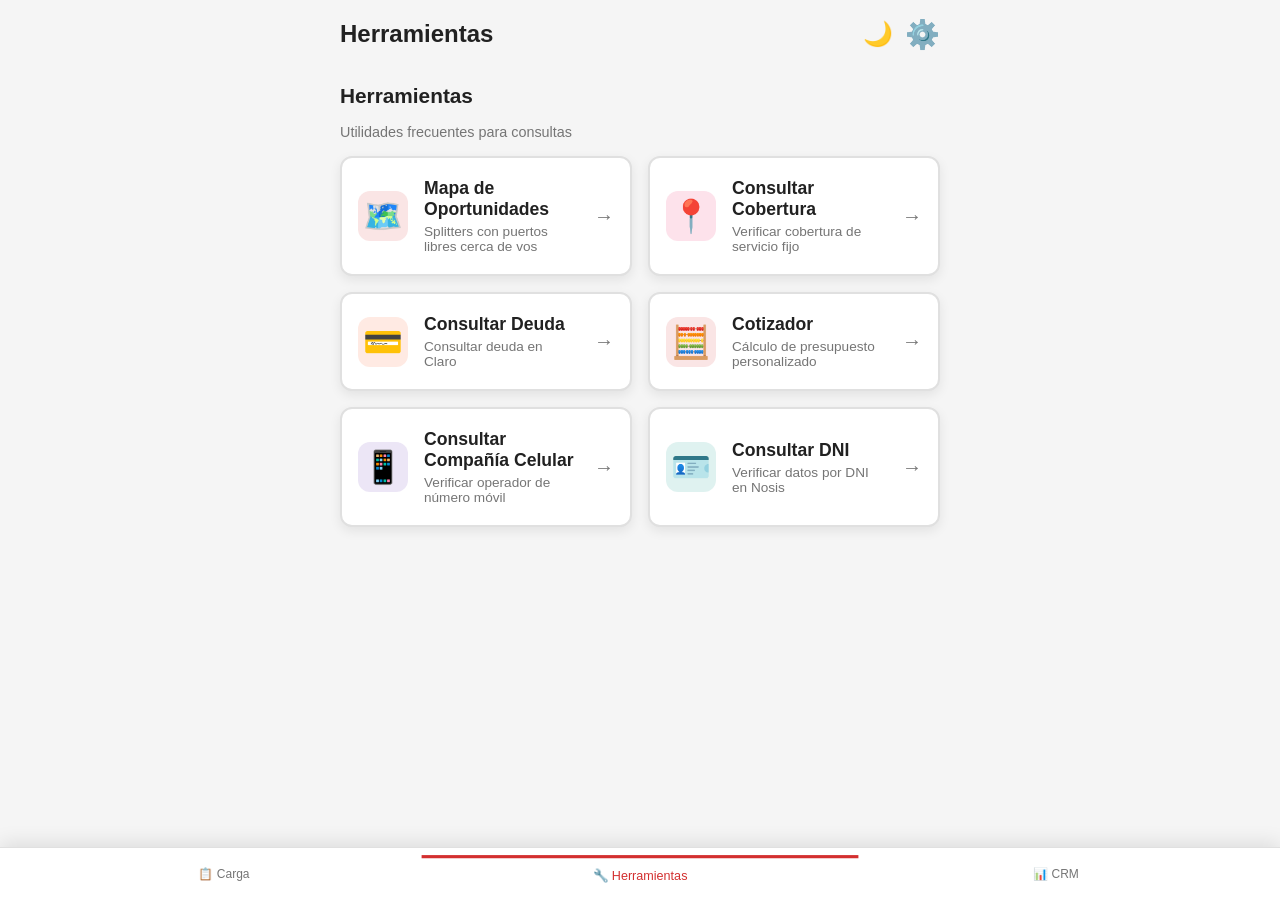
<file: index.html>
<!DOCTYPE html>
<html lang="es">

<head>
  <meta charset="UTF-8" />
  <meta name="viewport" content="width=device-width, initial-scale=1.0" />
  <meta name="description" content="Herramienta integral para asesores: cotizador, carga de clientes y consultas" />
  <meta name="theme-color" content="#D32F2F" />
  <!-- Content Security Policy -->
  <meta http-equiv="Content-Security-Policy" content="default-src 'self'; 
                 script-src 'self' https://cdn.jsdelivr.net https://cdnjs.cloudflare.com 'unsafe-inline'; 
                 style-src 'self' 'unsafe-inline' https://fonts.googleapis.com; 
                 font-src https://fonts.gstatic.com; 
                 img-src 'self' data: blob: https://*.basemaps.cartocdn.com https://*.tile.openstreetmap.org; 
                 connect-src 'self' https://*.basemaps.cartocdn.com https://*.tile.openstreetmap.org;">
  <!-- Preload critical resources -->
  <link rel="preload" href="prices.json" as="fetch" crossorigin="anonymous">
  <link rel="preload" href="links.json" as="fetch" crossorigin="anonymous">
  <meta name="apple-mobile-web-app-capable" content="yes" />
  <meta name="apple-mobile-web-app-status-bar-style" content="black-translucent" />
  <title>Claro Asesor</title>
  <link rel="manifest" href="manifest.json" />
  <link rel="apple-touch-icon" href="icons/icon-192x192.png" />
  <link rel="icon" type="image/png" href="icons/icon-192x192.png" />
  <link rel="stylesheet" href="styles.css" />
  <link href="https://fonts.googleapis.com/css2?family=Roboto:wght@400;500;700&display=swap" rel="stylesheet" />
</head>

<body>
  <!-- Splash Screen -->
  <div id="splash-screen" class="splash-screen">
    <div class="splash-content">
      <svg class="splash-logo" viewBox="0 0 100 100" xmlns="http://www.w3.org/2000/svg">
        <circle cx="50" cy="50" r="45" fill="var(--primary-color)" />
        <path class="splash-signal wave-outer" d="M25 35 A 40 40 0 0 1 75 35" fill="none" stroke="#fff" stroke-width="6" stroke-linecap="round"/>
        <path class="splash-signal wave-middle" d="M35 50 A 25 25 0 0 1 65 50" fill="none" stroke="#fff" stroke-width="6" stroke-linecap="round"/>
        <circle class="splash-signal wave-inner" cx="50" cy="70" r="8" fill="#fff" />
      </svg>
      <h1 class="splash-title">Claro Asesor</h1>
    </div>
  </div>

  <div class="main-container">
    <header class="header" role="banner">
      <h1 id="page-title">Herramientas</h1>
      <div class="header-buttons">
        <button id="theme-toggle-btn" class="theme-toggle-btn" aria-label="Cambiar tema">🌙</button>
        <button id="config-btn" class="config-btn" aria-label="Abrir configuración de precios">⚙️</button>
      </div>
    </header>

    <!-- Tab: Carga de Cliente -->
    <section id="tab-carga" class="tab-content" role="tabpanel" hidden>
      <div class="carga-section">
        <h2 class="section-title">Carga de Cliente</h2>
        <p class="section-subtitle">Selecciona un formulario para cargar un nuevo cliente</p>

        <div id="carga-buttons" class="carga-buttons">
          <!-- Los botones se cargan dinámicamente desde links.json -->
        </div>
        <div id="carga-empty" class="empty-state" style="display: none;">
          <div class="empty-icon">📂</div>
          <p>No hay formularios de carga disponibles.</p>
        </div>

        <!-- Formulario Interno: TECCOM ACOMETIMIENTOS -->
        <div id="teccom-form" class="internal-form" style="display: none;">
          <header class="form-header">
            <button id="close-teccom-form" class="back-btn" aria-label="Volver">← Volver</button>
            <h3 class="form-title">TECCOM ACOMETIMIENTOS</h3>
          </header>

          <div class="form-content">
            <div class="input-group">
              <label for="teccom-admin">Nombre y Apellido Administrador/Encargado</label>
              <input type="text" id="teccom-admin" placeholder="Ej: Juan Pérez" />
            </div>

            <div class="input-group">
              <label for="teccom-contact">Número de Contacto</label>
              <input type="tel" id="teccom-contact" placeholder="Ej: 381..." inputmode="numeric" />
            </div>

            <div class="input-group">
              <label for="teccom-time">Franja Horaria</label>
              <input type="text" id="teccom-time" placeholder="Ej: 09:00 - 13:00" />
            </div>

            <div class="input-group">
              <label for="teccom-address">Dirección Exacta</label>
              <input type="text" id="teccom-address" placeholder="Calle, Altura" />
            </div>

            <div class="row-2-col">
              <div class="input-group">
                <label for="teccom-floors">Cantidad de Pisos</label>
                <input type="number" id="teccom-floors" min="0" inputmode="numeric" pattern="[0-9]*" />
              </div>
              <div class="input-group">
                <label for="teccom-apts">Dptos por Piso</label>
                <input type="number" id="teccom-apts" min="0" inputmode="numeric" pattern="[0-9]*" />
              </div>
            </div>

            <div class="input-group">
              <label for="teccom-type">Tipo de Pedido</label>
              <select id="teccom-type">
                <option value="NUEVA ACOMETIDA">Nueva Acometida</option>
                <option value="AMPLIACION">Ampliación</option>
                <option value="PROYECTOS ESPECIALES">Proyectos Especiales</option>
              </select>
            </div>

            <div class="form-actions">
              <button id="copy-teccom-btn" class="copy-btn">📋 Copiar Datos</button>
              <button id="share-teccom-btn" class="copy-btn">🔗 Compartir</button>
            </div>
          </div>
        </div>
      </div>
    </section>

    <!-- Tab: Herramientas -->
    <section id="tab-herramientas" class="tab-content active" role="tabpanel">
      <div class="carga-section">

        <!-- Vista: lista de herramientas -->
        <div id="herramientas-lista">
          <h2 class="section-title">Herramientas</h2>
          <p class="section-subtitle">Utilidades frecuentes para consultas</p>

          <div id="herramientas-buttons" class="carga-buttons">
            <!-- Los botones se cargan dinámicamente desde links.json -->
          </div>
          <div id="herramientas-empty" class="empty-state" style="display: none;">
            <div class="empty-icon">🔧</div>
            <p>No hay herramientas disponibles.</p>
          </div>
        </div>

        <!-- Vista: panel del Cotizador (anteriormente Calculadora) -->
        <div id="calculator-panel" class="internal-form" style="display:none;">
          <header class="form-header">
            <button id="calc-btn-cerrar" class="back-btn">← Volver</button>
            <h3 class="form-title">🧮 Cotizador</h3>
          </header>

          <div class="carga-section">
            <p class="section-subtitle">Calcula el presupuesto personalizado para tu cliente</p>

            <!-- Card de Internet y TV -->
            <div class="card">
              <h2 class="card-title">Internet y TV</h2>
              <div class="option">
                <label for="baf-type">Tipo de Plan</label>
                <select id="baf-type">
                  <option value="RESIDENCIAL">BAF Residencial</option>
                  <option value="IP_DINAMICA">BAF IP Dinámica</option>
                  <option value="IP_FIJA">BAF IP Fija</option>
                </select>
              </div>
              <div class="option-pill">
                <label>Velocidad de Internet</label>
                <div class="pill-group" data-target="#internet-speed">
                  <button type="button" class="pill-btn" data-value="no">NO</button>
                  <button type="button" class="pill-btn" data-value="200">200MB</button>
                  <button type="button" class="pill-btn" data-value="500">500MB</button>
                  <button type="button" class="pill-btn" data-value="800">800MB</button>
                </div>
                <select id="internet-speed" class="hidden-select">
                  <option value="no">No incluir</option>
                  <option value="200">200 MB</option>
                  <option value="500">500 MB</option>
                  <option value="800">800 MB</option>
                </select>
              </div>
              <div class="option-pill">
                <label>Servicio de TV</label>
                <div class="pill-group" data-target="#add-tv">
                  <button type="button" class="pill-btn" data-value="no">NO</button>
                  <button type="button" class="pill-btn" data-value="1">1 DECO</button>
                  <button type="button" class="pill-btn" data-value="2">2 DECOS</button>
                  <button type="button" class="pill-btn" data-value="3">3 DECOS</button>
                </div>
                <select id="add-tv" class="hidden-select">
                  <option value="no">No incluir</option>
                  <option value="1">1 Deco</option>
                  <option value="2">2 Decos</option>
                  <option value="3">3 Decos</option>
                </select>
              </div>
            </div>

            <!-- Sección de Portabilidad -->
            <div id="portability-section"></div>

            <button id="add-line-btn" class="add-line-btn">+ Añadir Línea Móvil</button>

            <!-- Opciones de Pago -->
            <div class="card">
              <h2 class="card-title">Beneficios</h2>
              <div class="option">
                <label for="has-claro-abono">Descuento Abono Claro</label>
                <select id="has-claro-abono">
                  <option value="no">No tiene</option>
                  <option value="1">1 Línea</option>
                  <option value="2">2 o más</option>
                </select>
              </div>
              <div class="payment-option">
                <label for="pack-futbol-checkbox">Añadir Pack Fútbol</label>
                <label class="toggle-switch">
                  <input type="checkbox" id="pack-futbol-checkbox" />
                  <span class="slider"></span>
                </label>
              </div>
              <div class="payment-option">
                <label for="claro-pay-checkbox">Pagar con Claro Pay</label>
                <label class="toggle-switch">
                  <input type="checkbox" id="claro-pay-checkbox" />
                  <span class="slider"></span>
                </label>
              </div>
            </div>

            <!-- Card de Total -->
            <div class="total-card">
              <div id="price-breakdown"></div>
              <hr class="total-separator" style="display: none;" />
              <div class="total-final">
                <h2>Total Mensual</h2>
                <p id="total-price">$0.00</p>
              </div>

              <!-- Action buttons -->
              <div class="action-buttons">
                <button id="copy-summary-btn" class="copy-btn" aria-label="Copiar resumen">📋 Copiar</button>

                <button id="export-pdf-btn" class="copy-btn" aria-label="Exportar a PDF">📄 PDF</button>

              </div>


            </div>
          </div>
        </div>

        <!-- Vista: panel del dashboard -->
        <div id="dashboard-panel" class="internal-form" style="display:none;">

          <!-- Header de volver -->
          <header class="form-header">
            <button id="db-btn-cerrar" class="back-btn">← Volver</button>
            <h3 class="form-title">🗺️ Mapa de Oportunidades</h3>
          </header>

          <!-- Zona de carga -->
          <div style="margin-bottom: 16px;">
            <div id="db-drop-zone" class="db-drop-zone">
              <button id="db-btn-limpiar" class="db-btn-limpiar">✕ Limpiar</button>
              <div class="db-icon">
                <svg viewBox="0 0 100 100" xmlns="http://www.w3.org/2000/svg">
                  <!-- Base Station -->
                  <path d="M40 85 L60 85 L55 50 L45 50 Z" fill="currentColor" opacity="0.8"/>
                  <!-- Antenna Array -->
                  <circle cx="50" cy="45" r="8" fill="var(--primary-color)"/>
                  <path d="M50 45 L50 20" stroke="currentColor" stroke-width="4" stroke-linecap="round"/>
                  <!-- Signal Waves -->
                  <path class="signal-wave wave-1" d="M35 30 A20 20 0 0 1 65 30" fill="none" stroke="var(--primary-color)" stroke-width="3" stroke-linecap="round"/>
                  <path class="signal-wave wave-2" d="M25 20 A35 35 0 0 1 75 20" fill="none" stroke="var(--primary-color)" stroke-width="3" stroke-linecap="round"/>
                  <path class="signal-wave wave-3" d="M15 10 A50 50 0 0 1 85 10" fill="none" stroke="var(--primary-color)" stroke-width="3" stroke-linecap="round"/>
                </svg>
              </div>
              <h3>Cargar escaneo de splitters</h3>
              <p>Arrastrá el archivo JSON capturado o tocá el botón para seleccionarlo</p>
              <button id="db-btn-cargar" class="db-btn-cargar">
                📂 Seleccionar JSON
              </button>
              <div class="db-file-info" id="db-file-info"></div>
              <input type="file" id="db-file-input" accept=".json" hidden>
            </div>
          </div>

          <!-- Resultados (ocultos hasta cargar archivo) -->
          <div id="db-results-container">

            <!-- ① MAPA -->
            <div class="card">
              <div class="db-card-header">
                <h2 id="db-map-title">🗺️ Mapa Interactivo en Terreno</h2>
                <div class="db-map-header-actions">
                  <div class="db-toggle-container">
                    <label for="db-btn-auto-geo" class="db-toggle-label">Auto-Seguimiento</label>
                    <label class="db-toggle-switch">
                      <input type="checkbox" id="db-btn-auto-geo" />
                      <span class="db-slider"></span>
                    </label>
                  </div>
                  <button id="db-btn-reset" class="db-btn-reset db-hidden">
                    🔄 Ver toda la ciudad
                  </button>
                  <button id="db-btn-geo" class="db-btn-gps">
                    🎯 Cajas cerca de mí
                  </button>
                </div>
              </div>

              <!-- Filtros del Mapa -->
              <div class="db-map-filters">
                <button class="db-filter-btn active" data-filter="todas">Todas</button>
                <button class="db-filter-btn filter-nuevas" data-filter="nuevas">🟢 Nuevas</button>
                <button class="db-filter-btn filter-varias" data-filter="varias">🟡 Varias</button>
                <button class="db-filter-btn filter-urgente" data-filter="urgente">🔴 1 Libre</button>
                <button class="db-filter-btn filter-saturadas" data-filter="saturadas">⚫ Saturadas</button>
              </div>

              <div class="db-mapa-wrapper">
                <button id="db-btn-fullscreen" class="db-fullscreen-btn" title="Pantalla Completa">⛶</button>
                <div id="db-mapa-container"></div>
              </div>

              <!-- Cercanas -->
              <div id="db-cercanas-container" class="db-hidden">
                <h3>
                  <span>🚶 Oportunidades a menos de 400m</span>
                  <span class="db-badge success" id="db-badge-cercanas">0</span>
                </h3>
                <div class="db-table-container">
                  <table id="db-table-cercanas">
                    <thead>
                      <tr>
                        <th class="db-sortable" data-col="dist" data-tipo="num">Dist.</th>
                        <th>Caja</th>
                        <th>Dirección</th>
                        <th class="db-sortable" data-col="libres" data-tipo="num">Libres</th>
                        <th class="db-sortable" data-col="dias" data-tipo="num">Últ. mov.</th>
                        <th>Ir</th>
                      </tr>
                    </thead>
                    <tbody></tbody>
                  </table>
                </div>
              </div>
            </div>

            <!-- ② CAJAS NUEVAS + BOCAS LIBRES -->
            <div class="db-grid-2">
              <div class="card">
                <div class="db-card-header">
                  <h2>🟢 Cajas Nuevas</h2>
                  <span class="db-badge success" id="db-badge-virgenes">0</span>
                </div>
                <p class="db-text-dim" style="font-size:0.82rem; margin-bottom:10px;">Sin ventas. Todos los puertos libres. Tocá el nombre para verla en el mapa.</p>
                <div style="max-height:360px; overflow-y:auto; padding-right:4px;">
                  <ul class="db-item-list" id="db-list-virgenes"></ul>
                </div>
              </div>

              <div class="card">
                <div class="db-card-header">
                  <h2>⚠️ Bocas Libres</h2>
                  <span class="db-badge warning" id="db-badge-peligro">0</span>
                </div>
                <p class="db-text-dim" style="font-size:0.82rem; margin-bottom:10px;">Solo queda 1 puerto libre. ¡Vender hoy! Tocá el nombre para verla en el mapa.</p>
                <div style="max-height:360px; overflow-y:auto; padding-right:4px;">
                  <ul class="db-item-list" id="db-list-peligro"></ul>
                </div>
              </div>
            </div>


            <!-- ④ ESTADO GLOBAL -->
            <div class="card">
              <div class="db-card-header">
                <h2>🎯 Estado de Oportunidad Global</h2>
              </div>
              <div class="db-summary-stats">
                <div class="db-stat-box info">
                  <div class="db-stat-value" id="db-stat-total">0</div>
                  <div class="db-stat-label">Cajas mapeadas totales</div>
                  <div class="db-stat-desc">Cajas totales en sistema</div>
                </div>
                <div class="db-stat-box success">
                  <div class="db-stat-value db-text-success" id="db-stat-libres">0</div>
                  <div class="db-stat-label">Total de puertos libres</div>
                  <div class="db-stat-desc">Bocas disponibles hoy</div>
                </div>
                <div class="db-stat-box success">
                  <div class="db-stat-value db-text-success" id="db-stat-virgenes">0</div>
                  <div class="db-stat-label">Cajas Nuevas ⭐</div>
                  <div class="db-stat-desc">Sin clientes activos</div>
                </div>
                <div class="db-stat-box warning">
                  <div class="db-stat-value db-text-warning" id="db-stat-peligro">0</div>
                  <div class="db-stat-label">¡Venta Urgente! ⚡</div>
                  <div class="db-stat-desc">1 solo lugar restante</div>
                </div>
              </div>
            </div>

          </div><!-- /db-results-container -->
        </div><!-- /dashboard-panel -->

      </div>
    </section>


    <!-- Tab: CRM -->
    <section id="tab-crm" class="tab-content" role="tabpanel" hidden>
      <div class="carga-section">
        <h2 class="section-title">CRM</h2>
        <p class="section-subtitle">Panel de seguimiento y gestión</p>

        <div id="crm-buttons" class="carga-buttons">
          <!-- Los botones se cargan dinámicamente desde links.json -->
        </div>
        <div id="crm-empty" class="empty-state" style="display: none;">
          <div class="empty-icon">📊</div>
          <p>No hay enlaces de CRM configurados.</p>
        </div>
      </div>
    </section>

    <!-- Navigation Tabs (Bottom) -->
    <nav class="tabs-nav" role="tablist">
      <button class="tab-btn" data-tab="carga" role="tab" aria-selected="false">
        📋 Carga
      </button>
      <button class="tab-btn active" data-tab="herramientas" role="tab" aria-selected="true">
        🔧 Herramientas
      </button>
      <button class="tab-btn" data-tab="crm" role="tab" aria-selected="false">
        📊 CRM
      </button>
    </nav>

  </div>

  <!-- Sticky Total Summary (Moved out of tab-calculadora but logic will control visibility) -->
  <div id="sticky-total-bar" class="sticky-total-bar" style="display: none;">
    <div class="sticky-total-content">
      <div class="sticky-total-info">
        <span class="sticky-label">Total estimado</span>
        <span id="sticky-price" class="sticky-price">$0.00</span>
      </div>
      <button id="sticky-copy-btn" class="sticky-action-btn">📋 Copiar</button>
    </div>
  </div>

  <!-- Modal for configuration -->
  <div id="config-modal" class="modal">
    <div class="modal-content">
      <header class="modal-header">
        <h2>Configuración de Precios</h2>
        <span class="close-btn">&times;</span>
      </header>
      <div id="validation-error" style="display: none;"></div>
      <textarea id="json-editor" spellcheck="false"></textarea>
      <div class="modal-actions">
        <button id="format-json-btn" class="secondary-btn">Formatear</button>
        <button id="save-config-btn">Guardar Cambios</button>
      </div>
    </div>
  </div>

  <script type="module" src="script.js"></script>
  <script type="module" src="js/dashboard.js?v=3"></script>
  <script src="js/sw-register.js"></script>

  <!-- ── DASHBOARD: Leaflet CSS + JS (local dependencies) ── -->
  <link id="leaflet-css" rel="stylesheet" href="lib/leaflet/leaflet.css" crossorigin="">
  <script src="lib/leaflet/leaflet.js" crossorigin=""></script>
</body>

</html>
</file>
<file: styles.css>
:root {
    /* Light Theme (default) */
    --primary-color: #D32F2F;
    --primary-hover: #B71C1C;
    --secondary-color: #FFFFFF;
    --background-color: #F5F5F5;
    --card-background: #FFFFFF;
    --text-primary: #212121;
    --text-secondary: #757575;
    --border-color: #E0E0E0;
    --shadow: 0 4px 12px rgba(0, 0, 0, 0.08);
    --border-radius: 12px;
    --input-background: #F5F5F5;
    --success-color: #4CAF50;
    --error-color: #c62828;

    /* Transition for theme changes */
    --theme-transition: background-color 0.3s ease, color 0.3s ease, border-color 0.3s ease, box-shadow 0.3s ease;
}

/* Dark Theme */
[data-theme="dark"] {
    --primary-color: #EF5350;
    --primary-hover: #E53935;
    --secondary-color: #FFFFFF;
    --background-color: #121212;
    --card-background: #1E1E1E;
    --text-primary: #E0E0E0;
    --text-secondary: #9E9E9E;
    --border-color: #333333;
    --shadow: 0 4px 12px rgba(0, 0, 0, 0.3);
    --input-background: #2C2C2C;
}

/* System preference detection */
@media (prefers-color-scheme: dark) {
    :root:not([data-theme="light"]) {
        --primary-color: #EF5350;
        --primary-hover: #E53935;
        --secondary-color: #FFFFFF;
        --background-color: #121212;
        --card-background: #1E1E1E;
        --text-primary: #E0E0E0;
        --text-secondary: #9E9E9E;
        --border-color: #333333;
        --shadow: 0 4px 12px rgba(0, 0, 0, 0.3);
        --input-background: #2C2C2C;
    }
}

#portability-section {
    display: flex;
    flex-direction: column;
    gap: 1.5rem;
}

#portability-section:empty {
    display: none;
}

* {
    box-sizing: border-box;
    margin: 0;
    padding: 0;
}

body {
    font-family: 'Roboto', sans-serif;
    background-color: var(--background-color);
    color: var(--text-primary);
    display: flex;
    justify-content: center;
    padding: 1rem;
    transition: var(--theme-transition);
}

.main-container {
    width: 100%;
    max-width: 420px;
    /* Ancho optimizado para móviles */
    display: flex;
    flex-direction: column;
    gap: 1rem;
    padding-bottom: 220px; /* Suficiente espacio para que el contenido no quede tras la isla flotante y las tabs */
}

.header {
    display: flex;
    justify-content: space-between;
    align-items: center;
}

.header h1 {
    font-size: 1.5rem;
    font-weight: 700;
}

.config-btn {
    background: none;
    border: none;
    font-size: 1.75rem;
    cursor: pointer;
    color: var(--text-secondary);
    transition: transform 0.3s;
}

.config-btn:hover {
    transform: rotate(45deg);
}

.card,
.total-card {
    background-color: var(--card-background);
    border-radius: var(--border-radius);
    padding: 1rem;
    box-shadow: var(--shadow);
    display: flex;
    flex-direction: column;
    gap: 1rem;
    transition: var(--theme-transition);
}

.card-title {
    font-size: 1.2rem;
    font-weight: 500;
    margin-bottom: 0.5rem;
}

.option,
.payment-option {
    display: grid;
    grid-template-columns: 140px 1fr;
    align-items: center;
    gap: 0.5rem;
    margin-bottom: 0.5rem;
}

.payment-option {
    margin-top: 0.5rem;
}

label {
    font-size: 0.9rem;
    color: var(--text-secondary);
    /* min-width removed in favor of grid */
    line-height: 1.2;
}

select {
    width: 100%;
    padding: 0.6rem;
    border: 1px solid var(--border-color);
    border-radius: 8px;
    background-color: var(--input-background);
    color: var(--text-primary);
    font-size: 1rem;
    -webkit-appearance: none;
    appearance: none;
    
    /* Dynamic contrast SVG arrow using CSS mask */
    background-image: none;
    background-color: var(--input-background);
    position: relative;
    cursor: pointer;
    transition: var(--theme-transition);
    white-space: nowrap;
    text-overflow: ellipsis;
}

/* Custom Arrow using pseudo-element for mask */
.option select, .internal-form select, .input-group select {
    background: var(--input-background);
}

.option::after, .input-group::after {
    content: '';
    position: absolute;
    right: 1rem;
    top: 50%;
    transform: translateY(-50%);
    width: 0.8em;
    height: 0.8em;
    background-color: var(--text-secondary);
    mask-image: url('data:image/svg+xml;charset=US-ASCII,%3Csvg%20xmlns%3D%22http%3A%2F%2Fwww.w3.org%2F2000%2Fsvg%22%20width%3D%22292.4%22%20height%3D%22292.4%22%3E%3Cpath%20d%3D%22M287%2069.4a17.6%2017.6%200%200%200-13-5.4H18.4c-5%200-9.3%201.8-12.9%205.4A17.6%2017.6%200%200%200%200%2082.2c0%205%201.8%209.3%205.4%2012.9l128%20127.9c3.6%203.6%207.8%205.4%2012.8%205.4s9.2-1.8%2012.8-5.4L287%2095c3.5-3.5%205.4-7.8%205.4-12.8%200-5-1.9-9.2-5.4-12.8z%22%2F%3E%3C%2Fsvg%3E');
    -webkit-mask-image: url('data:image/svg+xml;charset=US-ASCII,%3Csvg%20xmlns%3D%22http%3A%2F%2Fwww.w3.org%2F2000%2Fsvg%22%20width%3D%22292.4%22%20height%3D%22292.4%22%3E%3Cpath%20d%3D%22M287%2069.4a17.6%2017.6%200%200%200-13-5.4H18.4c-5%200-9.3%201.8-12.9%205.4A17.6%2017.6%200%200%200%200%2082.2c0%205%201.8%209.3%205.4%2012.9l128%20127.9c3.6%203.6%207.8%205.4%2012.8%205.4s9.2-1.8%2012.8-5.4L287%2095c3.5-3.5%205.4-7.8%205.4-12.8%200-5-1.9-9.2-5.4-12.8z%22%2F%3E%3C%2Fsvg%3E');
    mask-size: contain;
    -webkit-mask-size: contain;
    mask-repeat: no-repeat;
    -webkit-mask-repeat: no-repeat;
    pointer-events: none;
}
.option, .input-group {
    position: relative;
}

.toggle-switch {
    position: relative;
    display: inline-block;
    width: 50px;
    height: 28px;
    justify-self: end;
    /* Align to right in grid */
}

.toggle-switch input {
    opacity: 0;
    width: 0;
    height: 0;
}

.slider {
    position: absolute;
    cursor: pointer;
    top: 0;
    left: 0;
    right: 0;
    bottom: 0;
    background-color: #ccc;
    transition: .4s;
    border-radius: 28px;
}

.slider:before {
    position: absolute;
    content: "";
    height: 20px;
    width: 20px;
    left: 4px;
    bottom: 4px;
    background-color: white;
    transition: .4s;
    border-radius: 50%;
}

input:checked+.slider {
    background-color: var(--primary-color);
}

input:checked+.slider:before {
    transform: translateX(22px);
}


.add-line-btn {
    width: 100%;
    padding: 1rem;
    background-color: var(--primary-color);
    color: var(--secondary-color);
    border: none;
    border-radius: 8px;
    font-size: 1rem;
    font-weight: 500;
    cursor: pointer;
    transition: background-color 0.3s, transform 0.2s;
    box-shadow: var(--shadow);
}

.add-line-btn:hover {
    background-color: #B71C1C;
}

.add-line-btn:active {
    transform: scale(0.98);
}

.remove-line-btn {
    background-color: #E0E0E0;
    color: var(--text-primary);
    border: none;
    padding: 0.5rem 1rem;
    font-size: 0.8rem;
    cursor: pointer;
    border-radius: 8px;
    transition: background-color 0.3s;
    align-self: flex-end;
}

.remove-line-btn:hover {
    background-color: #BDBDBD;
}

/* Dark mode for remove button */
[data-theme="dark"] .remove-line-btn {
    background-color: #424242;
    color: #E0E0E0;
}

[data-theme="dark"] .remove-line-btn:hover {
    background-color: #616161;
}

@media (prefers-color-scheme: dark) {
    :root:not([data-theme="light"]) .remove-line-btn {
        background-color: #424242;
        color: #E0E0E0;
    }

    :root:not([data-theme="light"]) .remove-line-btn:hover {
        background-color: #616161;
    }
}

.total-card {
    background-color: var(--primary-color);
    color: var(--secondary-color);
    text-align: center;
}

#price-breakdown {
    width: 100%;
    display: flex;
    flex-direction: column;
    gap: 0.75rem;
    margin-bottom: 1rem;
    text-align: left;
}

.breakdown-item {
    display: flex;
    justify-content: space-between;
    font-size: 1rem;
}

.breakdown-item .label {
    color: rgba(255, 255, 255, 0.85);
}

.breakdown-item .value {
    font-weight: 500;
}

.total-separator {
    width: 100%;
    border: none;
    border-top: 1px solid rgba(255, 255, 255, 0.5);
    margin-bottom: 1rem;
}

.total-final {
    display: flex;
    justify-content: space-between;
    align-items: center;
    width: 100%;
}

.total-final h2 {
    font-weight: 500;
    font-size: 1.2rem;
}

.total-final #total-price {
    font-size: 2rem;
    font-weight: 700;
}

.copy-btn {
    width: 100%;
    padding: 0.75rem;
    margin-top: 1rem;
    background-color: rgba(255, 255, 255, 0.2);
    color: var(--secondary-color);
    border: 1px solid var(--secondary-color);
    border-radius: 8px;
    font-size: 0.9rem;
    font-weight: 500;
    cursor: pointer;
    transition: background-color 0.3s;
}

.copy-btn:hover {
    background-color: rgba(255, 255, 255, 0.3);
}

.copy-btn.copied {
    background-color: #4CAF50;
    /* Verde para confirmación */
    border-color: #4CAF50;
}

/* Modal Styles */
.modal {
    display: none;
    position: fixed;
    z-index: 100;
    left: 0;
    top: 0;
    width: 100%;
    height: 100%;
    overflow: auto;
    background-color: rgba(0, 0, 0, 0.5);
}

.modal-content {
    background-color: var(--card-background);
    margin: 15% auto;
    padding: 1.5rem;
    border-radius: var(--border-radius);
    width: 90%;
    max-width: 500px;
    box-shadow: 0 8px 24px rgba(0, 0, 0, 0.2);
    animation: slide-in 0.3s ease-out;
}

.modal-header {
    display: flex;
    justify-content: space-between;
    align-items: center;
    margin-bottom: 1.5rem;
}

.modal-header h2 {
    font-size: 1.3rem;
}

.close-btn {
    color: var(--text-secondary);
    font-size: 2rem;
    font-weight: bold;
    cursor: pointer;
}

#config-form {
    max-height: 60vh;
    overflow-y: auto;
    padding-right: 1rem;
    /* For scrollbar */
}

#config-form h3,
#config-form h4,
#config-form h5 {
    margin-top: 1rem;
    padding-bottom: 0.5rem;
    border-bottom: 1px solid var(--border-color);
}

.price-input-group {
    display: flex;
    justify-content: space-between;
    align-items: center;
    margin-top: 0.5rem;
}

.price-input-group input {
    width: 100px;
    padding: 0.5rem;
    border: 1px solid var(--border-color);
    border-radius: 8px;
}

.modal-actions {
    display: flex;
    gap: 1rem;
    margin-top: 1.5rem;
}

#save-config-btn {
    flex: 2;
    padding: 1rem;
    background-color: var(--primary-color);
    color: var(--secondary-color);
    border: none;
    border-radius: 8px;
    font-size: 1rem;
    cursor: pointer;
}

.secondary-btn {
    flex: 1;
    padding: 1rem;
    background-color: transparent;
    color: var(--text-primary);
    border: 1px solid var(--border-color);
    border-radius: 8px;
    font-size: 1rem;
    cursor: pointer;
}

.secondary-btn:hover {
    background-color: #eee;
}

@keyframes slide-in {
    from {
        transform: translateY(-50px);
        opacity: 0;
    }

    to {
        transform: translateY(0);
        opacity: 1;
    }
}

/* Responsive adjustments for larger screens */
@media (min-width: 768px) {
    .main-container {
        max-width: 600px;
    }
}

#input-json {
    width: 100%;
    height: 300px;
    font-family: 'Consolas', 'Monaco', monospace;
    font-size: 0.9rem;
    padding: 1rem;
    border: 1px solid var(--border-color);
    border-radius: 8px;
    background-color: #FAFAFA;
    white-space: pre;
    overflow: auto;
    resize: vertical;
}

#validation-error {
    background-color: #ffebee;
    color: #c62828;
    border: 1px solid #ef9a9a;
    padding: 0.75rem;
    border-radius: 8px;
    margin-bottom: 1rem;
    font-size: 0.9rem;
    white-space: pre-wrap;
    display: none;
}

#json-editor {
    width: 100%;
    height: 400px;
    font-family: 'Consolas', 'Monaco', monospace;
    font-size: 0.9rem;
    padding: 0.8rem;
    border: 1px solid var(--border-color);
    border-radius: 8px;
    background-color: #2b2b2b;
    color: #f8f8f2;
    white-space: pre;
    overflow: auto;
    resize: vertical;
    outline: none;
    line-height: 1.4;
}

#json-editor:focus {
    border-color: var(--primary-color);
    box-shadow: 0 0 0 2px rgba(211, 47, 47, 0.2);
}

/* ========== Animations ========== */

/* Fade In Animation */
@keyframes fadeIn {
    from {
        opacity: 0;
        transform: translateY(-10px);
    }

    to {
        opacity: 1;
        transform: translateY(0);
    }
}

.fade-in {
    animation: fadeIn 0.3s ease-out forwards;
}

/* Fade Out Animation */
@keyframes fadeOut {
    from {
        opacity: 1;
        transform: translateY(0);
    }

    to {
        opacity: 0;
        transform: translateY(-10px);
    }
}

.fade-out {
    animation: fadeOut 0.3s ease-out forwards;
}

/* Pulse Animation for price changes */
@keyframes pulse {
    0% {
        transform: scale(1);
    }

    50% {
        transform: scale(1.05);
    }

    100% {
        transform: scale(1);
    }
}

.pulse-animation {
    animation: pulse 0.4s ease-in-out;
}

/* Skeleton Loading */
@keyframes shimmer {
    0% {
        background-position: -200% 0;
    }

    100% {
        background-position: 200% 0;
    }
}

.skeleton {
    background: linear-gradient(90deg,
            rgba(255, 255, 255, 0.1) 25%,
            rgba(255, 255, 255, 0.3) 50%,
            rgba(255, 255, 255, 0.1) 75%);
    background-size: 200% 100%;
    animation: shimmer 1.5s infinite;
    border-radius: 4px;
    min-height: 2rem;
    min-width: 80px;
}

/* ========== Accessibility ========== */

/* Enhanced Focus States */
select:focus,
button:focus,
input:focus {
    outline: 2px solid var(--primary-color);
    outline-offset: 2px;
}

/* Focus visible for keyboard navigation */
select:focus-visible,
button:focus-visible,
input:focus-visible {
    outline: 3px solid var(--primary-color);
    outline-offset: 2px;
}

/* Skip focus ring on mouse click */
select:focus:not(:focus-visible),
button:focus:not(:focus-visible),
input:focus:not(:focus-visible) {
    outline: none;
}

/* ========== Theme Toggle Button ========== */

.theme-toggle-btn {
    background: none;
    border: none;
    font-size: 1.5rem;
    cursor: pointer;
    padding: 0.25rem;
    border-radius: 50%;
    transition: transform 0.3s, background-color 0.3s;
    display: flex;
    align-items: center;
    justify-content: center;
}

.theme-toggle-btn:hover {
    background-color: var(--border-color);
    transform: rotate(15deg);
}

.header-buttons {
    display: flex;
    gap: 0.5rem;
    align-items: center;
}

/* ========== Button Success State ========== */

button.success {
    background-color: var(--success-color) !important;
    border-color: var(--success-color) !important;
}

/* ========== Action Buttons Row ========== */

.action-buttons {
    display: flex;
    gap: 0.5rem;
    margin-top: 1rem;
}

.action-buttons .copy-btn {
    flex: 1;
    padding: 0.6rem;
    font-size: 0.85rem;
}

/* ========== Chart Container ========== */

.chart-container {
    margin-top: 1rem;
    padding: 1rem;
    background-color: rgba(255, 255, 255, 0.95);
    border-radius: 8px;
}

.chart-container canvas {
    max-height: 250px;
}

/* ========== Navigation Tabs (Bottom Fixed) ========== */

.tabs-nav {
    position: fixed;
    bottom: 0;
    left: 0;
    right: 0;
    display: flex;
    gap: 0;
    background-color: var(--card-background);
    padding: 0.5rem 1rem;
    padding-bottom: calc(0.5rem + env(safe-area-inset-bottom, 0));
    border-radius: 0;
    box-shadow: 0 -4px 20px rgba(0, 0, 0, 0.1);
    transition: var(--theme-transition);
    z-index: 50;
    border-top: 1px solid var(--border-color);
}

.tab-btn {
    flex: 1;
    padding: 0.6rem 1rem;
    border: none;
    border-radius: 8px;
    background-color: transparent;
    color: var(--text-secondary);
    font-size: 0.75rem;
    font-weight: 500;
    cursor: pointer;
    transition: all 0.3s ease;
    display: flex;
    flex-direction: column;
    align-items: center;
    justify-content: center;
    gap: 0.25rem;
}

.tab-btn:hover {
    background-color: var(--input-background);
    color: var(--text-primary);
}

.tab-btn.active {
    color: var(--primary-color);
    background-color: transparent;
    border-top: 3px solid var(--primary-color);
    transform: scale(1.05);
    border-radius: 0;
}

/* Add padding to main container to account for fixed bottom nav */
.main-container {
    padding-bottom: 80px;
}

/* ========== Tab Content ========== */

.tab-content {
    display: none;
    flex-direction: column;
    gap: 1rem;
    animation: fadeIn 0.3s ease-out;
}

.tab-content.active {
    display: flex;
}

.tab-content[hidden] {
    display: none;
}

/* ========== Carga de Cliente Section ========== */

.carga-section {
    padding: 1rem 0;
    display: flex;
    flex-direction: column;
    gap: 1rem;
}

.section-title {
    font-size: 1.3rem;
    font-weight: 600;
    color: var(--text-primary);
}

.section-subtitle {
    font-size: 0.9rem;
    color: var(--text-secondary);
}

.carga-buttons {
    display: flex;
    flex-direction: column;
    gap: 1rem;
}

.carga-link-btn {
    display: flex;
    align-items: center;
    gap: 1rem;
    padding: 1.25rem 1rem;
    background-color: var(--card-background);
    border: 2px solid var(--border-color);
    border-radius: var(--border-radius);
    text-decoration: none;
    color: var(--text-primary);
    transition: all 0.3s ease;
    box-shadow: var(--shadow);
    min-height: 80px;
}

.carga-link-btn:hover {
    transform: translateY(-2px);
    box-shadow: 0 6px 20px rgba(0, 0, 0, 0.15);
    border-color: var(--primary-color);
}

.carga-link-btn:active {
    transform: translateY(0);
}

.carga-link-icon {
    font-size: 2rem;
    width: 50px;
    height: 50px;
    display: flex;
    align-items: center;
    justify-content: center;
    border-radius: 12px;
    flex-shrink: 0;
}

.carga-link-content {
    flex: 1;
    display: flex;
    flex-direction: column;
    gap: 0.25rem;
}

.carga-link-title {
    font-size: 1.1rem;
    font-weight: 600;
    color: var(--text-primary);
}

.carga-link-desc {
    font-size: 0.85rem;
    color: var(--text-secondary);
}

.carga-link-arrow {
    font-size: 1.25rem;
    color: var(--text-secondary);
    transition: transform 0.3s ease;
}

.carga-link-btn:hover .carga-link-arrow {
    transform: translateX(4px);
    color: var(--primary-color);
}

/* ========== Responsive Adjustments ========== */

@media (min-width: 768px) {
    .main-container {
        max-width: 600px;
    }

    .carga-buttons {
        display: grid;
        grid-template-columns: repeat(2, 1fr);
        gap: 1rem;
    }

    .link-category-separator {
        grid-column: 1 / -1;
    }
}

@media (max-width: 480px) {
    .option, .option-pill, .payment-option {
        flex-direction: column;
        align-items: flex-start;
        gap: 0.5rem;
    }
    
    .option label, .option-pill label, .payment-option label {
        width: 100%;
        margin-bottom: 0.2rem;
    }
}

.link-category-separator {
    width: 100%;
    height: 1px;
    background-color: var(--border-color);
    margin: 0.5rem 0;
}

/* ========== Toast Notifications ========== */

.toast-container {
    position: fixed;
    top: 1rem;
    left: 50%;
    transform: translateX(-50%);
    z-index: 1000;
    display: flex;
    flex-direction: column;
    gap: 0.5rem;
    pointer-events: none;
}

.toast {
    padding: 0.875rem 1.25rem;
    border-radius: 8px;
    color: white;
    font-size: 0.9rem;
    font-weight: 500;
    box-shadow: 0 4px 20px rgba(0, 0, 0, 0.25);
    opacity: 0;
    transform: translateY(-20px);
    transition: opacity 0.3s ease, transform 0.3s ease;
    pointer-events: auto;
    max-width: 90vw;
    text-align: center;
}

.toast-visible {
    opacity: 1;
    transform: translateY(0);
}

.toast-success {
    background: linear-gradient(135deg, #4CAF50 0%, #43A047 100%);
}

.toast-error {
    background: linear-gradient(135deg, #EF5350 0%, #E53935 100%);
}

.toast-info {
    background: linear-gradient(135deg, #2196F3 0%, #1976D2 100%);
}

/* ========== Internal Forms Styles ========== */

.internal-form {
    background-color: var(--card-background);
    border-radius: var(--border-radius);
    padding: 1.5rem;
    box-shadow: var(--shadow);
    animation: fadeIn 0.3s ease-out;
}

.form-header {
    display: flex;
    align-items: center;
    gap: 1rem;
    margin-bottom: 2rem;
    padding-bottom: 1rem;
    border-bottom: 1px solid var(--border-color);
}

.back-btn {
    background: none;
    border: none;
    color: var(--primary-color);
    font-size: 1rem;
    font-weight: 500;
    cursor: pointer;
    padding: 0.5rem;
    border-radius: 8px;
    transition: background-color 0.3s;
}

.back-btn:hover {
    background-color: var(--input-background);
}

.form-title {
    font-size: 1.25rem;
    font-weight: 600;
    margin: 0;
    color: var(--text-primary);
}

.form-content {
    display: flex;
    flex-direction: column;
    gap: 1.25rem;
}

.input-group {
    display: flex;
    flex-direction: column;
    gap: 0.5rem;
}

.input-group label {
    font-weight: 500;
    color: var(--text-primary);
}

.input-group input,
.input-group select {
    padding: 0.8rem;
    border: 1px solid var(--border-color);
    border-radius: 8px;
    background-color: var(--input-background);
    color: var(--text-primary);
    font-size: 1rem;
    width: 100%;
}

.row-2-col {
    display: grid;
    grid-template-columns: 1fr 1fr;
    gap: 1rem;
}

.form-actions {
    display: flex;
    gap: 1rem;
    margin-top: 1.5rem;
}

@media (max-width: 480px) {
    .row-2-col {
        grid-template-columns: 1fr;
    }

    .form-actions {
        flex-direction: column;
    }
}

/* Fix for buttons inside internal forms on light background */
.form-actions .copy-btn {
    background-color: var(--primary-color);
    color: var(--secondary-color);
    border: none;
    box-shadow: var(--shadow);
}

.form-actions .copy-btn:hover {
    background-color: var(--primary-hover);
}

/* ========== Dashboard Panel ========== */

/* Expande el contenedor principal cuando el dashboard está activo */
.main-container.dashboard-expanded {
    max-width: 100%;
    padding-left: 0.5rem;
    padding-right: 0.5rem;
}

@media (min-width: 768px) {
    .main-container.dashboard-expanded {
        max-width: 960px;
    }
}

#dashboard-panel {
    padding: 0;
    background: transparent;
    box-shadow: none;
}

/* Zona de carga */
.db-drop-zone {
    background: var(--card-background);
    border: 2px dashed var(--border-color);
    border-radius: var(--border-radius);
    padding: 32px 20px;
    text-align: center;
    transition: all 0.3s ease;
    cursor: pointer;
    position: relative;
}

.db-drop-zone.dragover {
    border-color: var(--primary-color);
    background-color: rgba(211, 47, 47, 0.05);
    transform: scale(1.01);
}

.db-drop-zone.loaded {
    border-color: var(--success-color);
    border-style: solid;
}

.db-drop-zone .db-icon {
    width: 64px;
    height: 64px;
    margin: 0 auto 12px;
    display: block;
    transition: transform 0.3s cubic-bezier(0.175, 0.885, 0.32, 1.275);
    color: var(--text-primary);
}

.db-drop-zone.dragover .db-icon {
    transform: scale(1.15) translateY(-5px);
    color: var(--primary-color);
}

/* Base Station Animation */
@keyframes antenna-pulse {
    0%, 100% { transform: scale(1); opacity: 0.8; }
    50% { transform: scale(1.05); opacity: 1; color: var(--primary-color); }
}

/* Signal Waves Animation */
@keyframes signal-wave {
    0% { transform: scale(0.8); opacity: 0; }
    50% { opacity: 1; }
    100% { transform: scale(1.2); opacity: 0; }
}

.db-icon svg { width: 100%; height: 100%; display: block; }

.db-drop-zone.dragover .db-icon path:first-child {
    animation: antenna-pulse 1.5s ease-in-out infinite;
    transform-origin: 50% 85px;
}

.db-icon .signal-wave {
    opacity: 0;
    transform-origin: 50% 45px;
}

.db-drop-zone:hover .signal-wave,
.db-drop-zone.dragover .signal-wave {
    animation: signal-wave 2s infinite ease-out;
}

.db-drop-zone:hover .wave-1,
.db-drop-zone.dragover .wave-1 { animation-delay: 0s; }

.db-drop-zone:hover .wave-2,
.db-drop-zone.dragover .wave-2 { animation-delay: 0.4s; }

.db-drop-zone:hover .wave-3,
.db-drop-zone.dragover .wave-3 { animation-delay: 0.8s; }

.db-drop-zone h3 {
    font-size: 1.1rem;
    font-weight: 600;
    color: var(--text-primary);
    margin-bottom: 6px;
}

.db-drop-zone p {
    color: var(--text-secondary);
    font-size: 0.88rem;
    margin-bottom: 16px;
}

.db-btn-cargar {
    display: inline-flex;
    align-items: center;
    gap: 8px;
    background-color: var(--primary-color);
    color: #fff;
    border: none;
    padding: 11px 28px;
    border-radius: 8px;
    font-size: 0.95rem;
    font-weight: 600;
    cursor: pointer;
    box-shadow: var(--shadow);
    transition: background-color 0.2s, transform 0.2s;
    -webkit-tap-highlight-color: transparent;
    font-family: 'Roboto', sans-serif;
}

.db-btn-cargar:hover { background-color: var(--primary-hover); transform: translateY(-1px); }
.db-btn-cargar:active { transform: translateY(0); }

.db-file-info {
    margin-top: 12px;
    font-size: 0.88rem;
    color: var(--success-color);
    font-weight: bold;
    word-break: break-all;
}

.db-btn-limpiar {
    position: absolute;
    top: 10px;
    right: 10px;
    background: var(--input-background);
    border: 1px solid var(--border-color);
    color: var(--text-secondary);
    border-radius: 6px;
    padding: 4px 10px;
    font-size: 0.8rem;
    cursor: pointer;
    display: none;
    transition: background 0.2s, color 0.2s;
    font-family: 'Roboto', sans-serif;
}

.db-drop-zone.loaded .db-btn-limpiar { display: block; }
.db-btn-limpiar:hover { background: #ffebee; color: #c62828; border-color: #ef9a9a; }

[data-theme="dark"] .db-btn-limpiar:hover {
    background: #3b1111;
    color: #ef9a9a;
    border-color: #e53935;
}
@media (prefers-color-scheme: dark) {
    :root:not([data-theme="light"]) .db-btn-limpiar:hover {
        background: #3b1111;
        color: #ef9a9a;
        border-color: #e53935;
    }
}

/* Mapa */
.db-mapa-wrapper {
    position: relative;
    width: 100%;
    height: 55vh;
    min-height: 300px;
    max-height: 600px;
}

#db-mapa-container {
    width: 100%;
    height: 100%;
    border-radius: 12px;
    overflow: hidden;
    border: 1px solid var(--border-color);
    z-index: 1;
}

.db-fullscreen-btn {
    position: absolute;
    top: 10px;
    right: 10px;
    z-index: 500;
    background: var(--card-background);
    color: var(--text-primary);
    border: 2px solid rgba(0,0,0,0.2);
    border-radius: 4px;
    padding: 6px 10px;
    font-size: 16px;
    font-weight: bold;
    cursor: pointer;
    box-shadow: 0 1px 5px rgba(0,0,0,0.4);
    transition: background-color 0.2s, transform 0.1s;
    line-height: 1;
}

.db-fullscreen-btn:hover {
    background-color: var(--background-color);
}

.db-fullscreen-btn:active {
    transform: scale(0.95);
}

.db-map-fullscreen {
    position: fixed !important;
    top: 0 !important;
    left: 0 !important;
    width: 100vw !important;
    height: 100vh !important;
    z-index: 9999 !important;
    margin: 0 !important;
}

.db-map-fullscreen #db-mapa-container {
    height: 100% !important;
    border: none;
    border-radius: 0;
}

#db-mapa-container {
    width: 100%;
    height: 420px;
    border-radius: var(--border-radius);
    overflow: hidden;
    border: 1px solid var(--border-color);
    position: relative;
    z-index: 1;
}

@media (max-width: 600px) {
    #db-mapa-container { height: 280px; }
}

.leaflet-popup-content-wrapper {
    background: var(--card-background) !important;
    color: var(--text-primary) !important;
    border: 1px solid var(--border-color) !important;
    box-shadow: var(--shadow) !important;
}
.leaflet-popup-tip { background: var(--card-background) !important; }
.leaflet-container a { color: var(--primary-color) !important; }
.leaflet-popup-content h4 { margin: 0 0 5px 0; color: var(--text-primary); }

/* Botón GPS */
.db-btn-gps {
    background-color: var(--success-color);
    color: #fff;
    border: none;
    padding: 9px 18px;
    border-radius: 8px;
    font-weight: 600;
    cursor: pointer;
    display: inline-flex;
    align-items: center;
    gap: 6px;
    font-size: 0.9rem;
    box-shadow: var(--shadow);
    transition: opacity 0.2s, transform 0.2s;
    white-space: nowrap;
    -webkit-tap-highlight-color: transparent;
    font-family: 'Roboto', sans-serif;
}
.db-btn-gps:hover { opacity: 0.88; transform: scale(1.03); }
.db-btn-gps:disabled { background: var(--text-secondary); cursor: not-allowed; transform: none; opacity: 0.6; }

/* Botón Reset mapa */
.db-btn-reset {
    background: var(--input-background);
    color: var(--text-primary);
    border: 1px solid var(--border-color);
    padding: 9px 18px;
    border-radius: 8px;
    font-weight: 600;
    cursor: pointer;
    display: inline-flex;
    align-items: center;
    gap: 6px;
    font-size: 0.9rem;
    transition: background 0.2s;
    font-family: 'Roboto', sans-serif;
}
.db-btn-reset:hover { background: var(--border-color); }

/* Results container */
#db-results-container {
    display: none;
    flex-direction: column;
    gap: 16px;
    animation: fadeIn 0.4s ease;
    margin-top: 16px;
}
#db-results-container.visible { display: flex; }

/* Grid */
.db-grid-2 {
    display: grid;
    grid-template-columns: 1fr 1fr;
    gap: 16px;
}
@media (max-width: 700px) {
    .db-grid-2 { grid-template-columns: 1fr; }
}

/* Cards del dashboard — reutilizan .card del proyecto */
.db-card-header {
    display: flex;
    justify-content: space-between;
    align-items: center;
    flex-wrap: wrap;
    gap: 8px;
    margin-bottom: 12px;
    padding-bottom: 10px;
    border-bottom: 1px solid var(--border-color);
}
.db-card-header h2 {
    font-size: 1rem;
    font-weight: 600;
    color: var(--text-primary);
    display: flex;
    align-items: center;
    gap: 8px;
    margin: 0;
}
/* ── DASHBOARD: MAPA DE OPORTUNIDADES (PWA INTEGRATION) ── */
.dashboard-expanded { background: var(--background-color); }

.db-map-header-actions {
  display: flex;
  gap: 10px;
  align-items: center;
  flex-wrap: wrap; /* Keep existing flex-wrap */
}

/* ── TOGGLE SWITCH (Auto-Tracking) ── */
.db-toggle-container {
  display: flex;
  align-items: center;
  gap: 8px;
  background: rgba(0, 0, 0, 0.2);
  padding: 4px 10px;
  border-radius: 20px;
  border: 1px solid var(--border-color); /* Changed from --border to --border-color */
  margin-right: 4px;
}

.db-toggle-label {
  font-size: 0.72rem;
  font-weight: 600;
  cursor: pointer;
  color: var(--text-secondary);
}

.db-toggle-switch {
  position: relative;
  display: inline-block;
  width: 32px;
  height: 16px;
}

.db-toggle-switch input {
  opacity: 0;
  width: 0;
  height: 0;
}

.db-slider {
  position: absolute;
  cursor: pointer;
  top: 0;
  left: 0;
  right: 0;
  bottom: 0;
  background-color: #555;
  transition: .4s;
  border-radius: 16px;
}

.db-slider:before {
  position: absolute;
  content: "";
  height: 10px;
  width: 10px;
  left: 3px;
  bottom: 3px;
  background-color: white;
  transition: .4s;
  border-radius: 50%;
}

input:checked + .db-slider {
  background-color: var(--success-color); /* Changed from --success to --success-color */
}

input:checked + .db-slider:before {
  transform: translateX(16px);
}

/* Botón GPS */
.db-btn-gps {
  background: var(--success-color); /* Changed from --success-gradient to --success-color */
  color: white;
  border: none;
  padding: 8px 14px;
  border-radius: 8px;
  font-weight: 600;
  font-size: 0.82rem;
  cursor: pointer;
  display: flex;
  align-items: center;
  gap: 6px;
  transition: all 0.2s;
  /* Removed existing box-shadow, opacity, transform, white-space, -webkit-tap-highlight-color, font-family */
}
.db-btn-gps:hover { opacity: 0.88; transform: scale(1.03); } /* Kept existing hover */
.db-btn-gps:disabled { background: var(--text-secondary); cursor: not-allowed; transform: none; opacity: 0.6; } /* Kept existing disabled */

/* Badges */
.db-badge {
    background: var(--primary-color);
    color: #fff;
    padding: 2px 10px;
    border-radius: 20px;
    font-size: 0.78rem;
    font-weight: 700;
    white-space: nowrap;
}
.db-badge.success { background: var(--success-color); }
.db-badge.warning { background: #f39c12; }

/* Stats box */
.db-summary-stats {
    display: grid;
    grid-template-columns: repeat(auto-fit, minmax(130px, 1fr));
    gap: 10px;
}
.db-stat-box {
    text-align: center;
    padding: 14px 10px;
    background: var(--input-background);
    border-radius: 8px;
    border-bottom: 3px solid var(--border-color);
    transition: transform 0.2s;
}
.db-stat-box:hover { transform: translateY(-2px); }
.db-stat-box.success { border-bottom-color: var(--success-color); }
.db-stat-box.warning { border-bottom-color: #f39c12; }
.db-stat-box.danger  { border-bottom-color: #e53935; }
.db-stat-box.info    { border-bottom-color: var(--primary-color); }
.db-stat-value { font-size: 1.8rem; font-weight: 800; color: var(--text-primary); line-height: 1; margin-bottom: 4px; }
.db-stat-label { font-size: 0.82rem; color: var(--text-secondary); font-weight: 600; margin-bottom: 3px; }
.db-stat-desc  { font-size: 0.72rem; color: var(--text-secondary); opacity: 0.7; }

/* Tablas */
.db-table-container { overflow-x: auto; max-height: 360px; overflow-y: auto; -webkit-overflow-scrolling: touch; }
.db-table-container table { width: 100%; border-collapse: collapse; font-size: 0.85rem; }
.db-table-container th,
.db-table-container td { padding: 8px 10px; text-align: left; border-bottom: 1px solid var(--border-color); }
.db-table-container th {
    background: var(--input-background);
    color: var(--text-secondary);
    font-weight: 600;
    position: sticky;
    top: 0;
    z-index: 1;
}
.db-table-container th.db-sortable { cursor: pointer; user-select: none; }
.db-table-container th.db-sortable:hover { color: var(--text-primary); }
.db-table-container th.db-sorted-asc::after  { content: ' ↑'; color: var(--primary-color); }
.db-table-container th.db-sorted-desc::after { content: ' ↓'; color: var(--primary-color); }
.db-table-container tr:hover { background-color: var(--input-background); }

/* Links de mapa */
.db-map-link {
    color: var(--primary-color);
    text-decoration: none;
    font-weight: 600;
    display: inline-flex;
    align-items: center;
    gap: 4px;
    font-size: 0.85rem;
}
.db-map-link:hover { opacity: 0.8; text-decoration: underline; }

.db-caja-link {
    color: var(--text-primary);
    text-decoration: none;
    font-weight: 600;
    cursor: pointer;
    border-bottom: 1px dashed var(--border-color);
    transition: color 0.2s, border-color 0.2s;
}
.db-caja-link:hover { color: var(--success-color); border-color: var(--success-color); }

/* Colores semióticos */
.db-text-success { color: var(--success-color); font-weight: bold; }
.db-text-warning { color: #f39c12; font-weight: bold; }
.db-text-danger  { color: #e53935; font-weight: bold; }
.db-text-dim     { color: var(--text-secondary); }

/* Progress bars (Calor OLT) */
.db-progress-row { margin-bottom: 10px; cursor: pointer; padding: 6px; border-radius: 6px; transition: background 0.2s; }
.db-progress-row:hover { background: var(--input-background); }
.db-progress-row.active { background: rgba(211, 47, 47, 0.08); border-left: 3px solid var(--primary-color); }
.db-progress-label { display: flex; justify-content: space-between; font-size: 0.82rem; margin-bottom: 4px; color: var(--text-primary); }
.db-progress-bar-bg   { background: var(--input-background); border-radius: 4px; height: 7px; overflow: hidden; border: 1px solid var(--border-color); }
.db-progress-bar-fill { background: var(--primary-color); height: 100%; border-radius: 4px; transition: width 0.5s ease; }

/* Item list */
.db-item-list { list-style: none; }
.db-item-list li {
    padding: 10px 0;
    border-bottom: 1px solid var(--border-color);
    display: flex;
    justify-content: space-between;
    align-items: center;
    gap: 8px;
}
.db-item-list li:last-child { border-bottom: none; }
.db-item-info strong { display: block; color: var(--text-primary); margin-bottom: 3px; }
.db-item-info span   { font-size: 0.78rem; color: var(--text-secondary); }

/* Cercanas container */
#db-cercanas-container { margin-top: 16px; }
#db-cercanas-container h3 {
    color: var(--success-color);
    margin-bottom: 10px;
    display: flex;
    align-items: center;
    justify-content: space-between;
    font-size: 0.95rem;
}

/* Ocultar hint en mobile */
@media (max-width: 600px) {
    .db-stat-desc  { display: none; }
    #db-table-top th:nth-child(3), #db-table-top td:nth-child(3),
    #db-table-top th:nth-child(5), #db-table-top td:nth-child(5) { display: none; }
    #db-table-cercanas th:nth-child(3), #db-table-cercanas td:nth-child(3) { display: none; }
    .db-summary-stats { grid-template-columns: 1fr 1fr; }
}

/* Clase utilitaria hidden (usada por JS del dashboard) */
.db-hidden { display: none !important; }

/* ========== Dashboard Map Filters ========== */
.db-map-filters {
    display: flex;
    overflow-x: auto;
    gap: 8px;
    padding: 10px 0 15px 0;
    margin-bottom: 5px;
    -webkit-overflow-scrolling: touch;
    scrollbar-width: none; /* Firefox */
}
.db-map-filters::-webkit-scrollbar {
    display: none; /* Chrome, Safari, Opera */
}
.db-filter-btn {
    white-space: nowrap;
    padding: 8px 16px;
    border-radius: 20px;
    background-color: var(--input-background);
    border: 1px solid var(--border-color);
    color: var(--text-primary);
    font-size: 0.85rem;
    font-weight: 600;
    cursor: pointer;
    transition: all 0.2s ease;
    -webkit-tap-highlight-color: transparent;
}
.db-filter-btn:hover {
    background-color: var(--border-color);
}
.db-filter-btn.active {
    background-color: var(--primary-color);
    color: white;
    border-color: var(--primary-color);
    box-shadow: 0 2px 8px rgba(211, 47, 47, 0.4);
}
.db-filter-btn.active.filter-nuevas { background-color: var(--success-color); border-color: var(--success-color); box-shadow: 0 2px 8px rgba(76, 175, 80, 0.4); }
.db-filter-btn.active.filter-varias { background-color: #f39c12; border-color: #f39c12; box-shadow: 0 2px 8px rgba(243, 156, 18, 0.4); }
.db-filter-btn.active.filter-urgente { background-color: #e53935; border-color: #e53935; box-shadow: 0 2px 8px rgba(229, 57, 53, 0.4); }
.db-filter-btn.active.filter-saturadas { background-color: #424242; border-color: #424242; box-shadow: 0 2px 8px rgba(66, 66, 66, 0.4); }

/* ── THUMB-FRIENDLY UX: PILL BUTTONS ── */
.option-pill {
    display: flex;
    flex-direction: column;
    gap: 0.75rem;
    margin-bottom: 1rem;
}

.pill-group {
    display: flex;
    gap: 8px;
    flex-wrap: wrap;
}

.pill-btn {
    flex: 1;
    min-width: 70px;
    padding: 12px 8px;
    background-color: var(--input-background);
    border: 1px solid var(--border-color);
    border-radius: 10px;
    color: var(--text-primary);
    font-size: 0.85rem;
    font-weight: 700;
    cursor: pointer;
    transition: all 0.2s cubic-bezier(0.4, 0, 0.2, 1);
    -webkit-tap-highlight-color: transparent;
}

.pill-btn:hover {
    background-color: var(--border-color);
}

.pill-btn.active {
    background: var(--primary-color);
    border-color: var(--primary-color);
    color: white;
    transform: scale(0.96);
    box-shadow: 0 4px 12px rgba(211, 47, 47, 0.3);
}

.hidden-select {
    display: none !important;
}

/* ── STICKY TOTAL FOOTER ── */
.sticky-total-bar {
    position: fixed;
    bottom: 85px; /* Más despegado para que se vean bien las tabs-nav */
    left: 16px;
    right: 16px;
    z-index: 999;
    padding: 10px 16px;
    background: rgba(var(--card-background-rgb, 255, 255, 255), 0.85);
    backdrop-filter: blur(12px);
    -webkit-backdrop-filter: blur(12px);
    border: 1px solid rgba(255, 255, 255, 0.1);
    border-radius: 16px;
    box-shadow: 0 8px 32px rgba(0, 0, 0, 0.15);
    animation: slideUp 0.4s ease-out;
    display: flex;
    justify-content: center;
    max-width: 388px; /* 420px max - 32px margins */
    margin: 0 auto;
    transition: transform 0.3s ease, opacity 0.3s ease, visibility 0.3s;
}

.sticky-total-bar.sticky-hidden {
    transform: translateY(120%);
    opacity: 0;
    pointer-events: none;
    visibility: hidden;
}

[data-theme="dark"] .sticky-total-bar {
    background: rgba(30, 30, 30, 0.85);
    border-top-color: rgba(255, 255, 255, 0.05);
}

.sticky-total-content {
    width: 100%;
    max-width: 420px;
    display: flex;
    justify-content: space-between;
    align-items: center;
}

.sticky-total-info {
    display: flex;
    flex-direction: column;
}

.sticky-label {
    font-size: 0.75rem;
    font-weight: 600;
    color: var(--text-secondary);
    text-transform: uppercase;
    letter-spacing: 0.5px;
}

.sticky-price {
    font-size: 1.4rem;
    font-weight: 800;
    color: var(--primary-color);
}

.sticky-action-btn {
    background: var(--primary-color);
    color: white;
    border: none;
    padding: 10px 20px;
    border-radius: 12px;
    font-weight: 700;
    font-size: 0.9rem;
    cursor: pointer;
    box-shadow: 0 4px 12px rgba(211, 47, 47, 0.25);
    transition: all 0.2s;
}

.sticky-action-btn:active {
    transform: scale(0.95);
}

@keyframes slideUp {
    from { transform: translateY(100%); }
    to { transform: translateY(0); }
}

/* Corrección de espaciado en sección Herramientas */
#herramientas-lista {
    display: flex;
    flex-direction: column;
    gap: 1rem;
}

/* ========== Splash Screen ========== */
.splash-screen {
    position: fixed;
    top: 0;
    left: 0;
    width: 100vw;
    height: 100vh;
    background-color: var(--background-color);
    display: flex;
    flex-direction: column;
    align-items: center;
    justify-content: center;
    z-index: 9999;
    transition: opacity 0.5s ease-out, visibility 0.5s ease-out;
}

.splash-content {
    display: flex;
    flex-direction: column;
    align-items: center;
    gap: 1.5rem;
}

.splash-logo {
    width: 120px;
    height: 120px;
    filter: drop-shadow(0 8px 16px rgba(211, 47, 47, 0.4));
    animation: splash-float 3s ease-in-out infinite;
}

.splash-title {
    font-size: 2rem;
    font-weight: 700;
    color: var(--primary-color);
    letter-spacing: 1px;
    margin: 0;
    opacity: 0;
    animation: splash-text-fade 0.8s ease-out 0.5s forwards;
}

@keyframes splash-float {
    0%, 100% { transform: translateY(0); }
    50% { transform: translateY(-10px); }
}

@keyframes splash-text-fade {
    from { opacity: 0; transform: translateY(10px); }
    to { opacity: 1; transform: translateY(0); }
}

/* Splash Signal Animations */
.splash-signal {
    transform-origin: 50% 70px;
    opacity: 0;
}

.wave-outer {
    animation: signal-broadcast 2s ease-out infinite;
    animation-delay: 0.6s;
}

.wave-middle {
    animation: signal-broadcast 2s ease-out infinite;
    animation-delay: 0.3s;
}

.wave-inner {
    animation: signal-pulse 2s ease-out infinite;
    opacity: 1;
}

@keyframes signal-broadcast {
    0% { opacity: 0; transform: scale(0.8); }
    30% { opacity: 1; transform: scale(1); }
    100% { opacity: 0; transform: scale(1.1); }
}

@keyframes signal-pulse {
    0%, 100% { transform: scale(1); opacity: 1; }
    50% { transform: scale(1.2); opacity: 0.8; }
}
</file>
<file: lib/leaflet/leaflet.css>
/* required styles */

.leaflet-pane,
.leaflet-tile,
.leaflet-marker-icon,
.leaflet-marker-shadow,
.leaflet-tile-container,
.leaflet-pane > svg,
.leaflet-pane > canvas,
.leaflet-zoom-box,
.leaflet-image-layer,
.leaflet-layer {
	position: absolute;
	left: 0;
	top: 0;
	}
.leaflet-container {
	overflow: hidden;
	}
.leaflet-tile,
.leaflet-marker-icon,
.leaflet-marker-shadow {
	-webkit-user-select: none;
	   -moz-user-select: none;
	        user-select: none;
	  -webkit-user-drag: none;
	}
/* Prevents IE11 from highlighting tiles in blue */
.leaflet-tile::selection {
	background: transparent;
}
/* Safari renders non-retina tile on retina better with this, but Chrome is worse */
.leaflet-safari .leaflet-tile {
	image-rendering: -webkit-optimize-contrast;
	}
/* hack that prevents hw layers "stretching" when loading new tiles */
.leaflet-safari .leaflet-tile-container {
	width: 1600px;
	height: 1600px;
	-webkit-transform-origin: 0 0;
	}
.leaflet-marker-icon,
.leaflet-marker-shadow {
	display: block;
	}
/* .leaflet-container svg: reset svg max-width decleration shipped in Joomla! (joomla.org) 3.x */
/* .leaflet-container img: map is broken in FF if you have max-width: 100% on tiles */
.leaflet-container .leaflet-overlay-pane svg {
	max-width: none !important;
	max-height: none !important;
	}
.leaflet-container .leaflet-marker-pane img,
.leaflet-container .leaflet-shadow-pane img,
.leaflet-container .leaflet-tile-pane img,
.leaflet-container img.leaflet-image-layer,
.leaflet-container .leaflet-tile {
	max-width: none !important;
	max-height: none !important;
	width: auto;
	padding: 0;
	}

.leaflet-container img.leaflet-tile {
	/* See: https://bugs.chromium.org/p/chromium/issues/detail?id=600120 */
	mix-blend-mode: plus-lighter;
}

.leaflet-container.leaflet-touch-zoom {
	-ms-touch-action: pan-x pan-y;
	touch-action: pan-x pan-y;
	}
.leaflet-container.leaflet-touch-drag {
	-ms-touch-action: pinch-zoom;
	/* Fallback for FF which doesn't support pinch-zoom */
	touch-action: none;
	touch-action: pinch-zoom;
}
.leaflet-container.leaflet-touch-drag.leaflet-touch-zoom {
	-ms-touch-action: none;
	touch-action: none;
}
.leaflet-container {
	-webkit-tap-highlight-color: transparent;
}
.leaflet-container a {
	-webkit-tap-highlight-color: rgba(51, 181, 229, 0.4);
}
.leaflet-tile {
	filter: inherit;
	visibility: hidden;
	}
.leaflet-tile-loaded {
	visibility: inherit;
	}
.leaflet-zoom-box {
	width: 0;
	height: 0;
	-moz-box-sizing: border-box;
	     box-sizing: border-box;
	z-index: 800;
	}
/* workaround for https://bugzilla.mozilla.org/show_bug.cgi?id=888319 */
.leaflet-overlay-pane svg {
	-moz-user-select: none;
	}

.leaflet-pane         { z-index: 400; }

.leaflet-tile-pane    { z-index: 200; }
.leaflet-overlay-pane { z-index: 400; }
.leaflet-shadow-pane  { z-index: 500; }
.leaflet-marker-pane  { z-index: 600; }
.leaflet-tooltip-pane   { z-index: 650; }
.leaflet-popup-pane   { z-index: 700; }

.leaflet-map-pane canvas { z-index: 100; }
.leaflet-map-pane svg    { z-index: 200; }

.leaflet-vml-shape {
	width: 1px;
	height: 1px;
	}
.lvml {
	behavior: url(#default#VML);
	display: inline-block;
	position: absolute;
	}


/* control positioning */

.leaflet-control {
	position: relative;
	z-index: 800;
	pointer-events: visiblePainted; /* IE 9-10 doesn't have auto */
	pointer-events: auto;
	}
.leaflet-top,
.leaflet-bottom {
	position: absolute;
	z-index: 1000;
	pointer-events: none;
	}
.leaflet-top {
	top: 0;
	}
.leaflet-right {
	right: 0;
	}
.leaflet-bottom {
	bottom: 0;
	}
.leaflet-left {
	left: 0;
	}
.leaflet-control {
	float: left;
	clear: both;
	}
.leaflet-right .leaflet-control {
	float: right;
	}
.leaflet-top .leaflet-control {
	margin-top: 10px;
	}
.leaflet-bottom .leaflet-control {
	margin-bottom: 10px;
	}
.leaflet-left .leaflet-control {
	margin-left: 10px;
	}
.leaflet-right .leaflet-control {
	margin-right: 10px;
	}


/* zoom and fade animations */

.leaflet-fade-anim .leaflet-popup {
	opacity: 0;
	-webkit-transition: opacity 0.2s linear;
	   -moz-transition: opacity 0.2s linear;
	        transition: opacity 0.2s linear;
	}
.leaflet-fade-anim .leaflet-map-pane .leaflet-popup {
	opacity: 1;
	}
.leaflet-zoom-animated {
	-webkit-transform-origin: 0 0;
	    -ms-transform-origin: 0 0;
	        transform-origin: 0 0;
	}
svg.leaflet-zoom-animated {
	will-change: transform;
}

.leaflet-zoom-anim .leaflet-zoom-animated {
	-webkit-transition: -webkit-transform 0.25s cubic-bezier(0,0,0.25,1);
	   -moz-transition:    -moz-transform 0.25s cubic-bezier(0,0,0.25,1);
	        transition:         transform 0.25s cubic-bezier(0,0,0.25,1);
	}
.leaflet-zoom-anim .leaflet-tile,
.leaflet-pan-anim .leaflet-tile {
	-webkit-transition: none;
	   -moz-transition: none;
	        transition: none;
	}

.leaflet-zoom-anim .leaflet-zoom-hide {
	visibility: hidden;
	}


/* cursors */

.leaflet-interactive {
	cursor: pointer;
	}
.leaflet-grab {
	cursor: -webkit-grab;
	cursor:    -moz-grab;
	cursor:         grab;
	}
.leaflet-crosshair,
.leaflet-crosshair .leaflet-interactive {
	cursor: crosshair;
	}
.leaflet-popup-pane,
.leaflet-control {
	cursor: auto;
	}
.leaflet-dragging .leaflet-grab,
.leaflet-dragging .leaflet-grab .leaflet-interactive,
.leaflet-dragging .leaflet-marker-draggable {
	cursor: move;
	cursor: -webkit-grabbing;
	cursor:    -moz-grabbing;
	cursor:         grabbing;
	}

/* marker & overlays interactivity */
.leaflet-marker-icon,
.leaflet-marker-shadow,
.leaflet-image-layer,
.leaflet-pane > svg path,
.leaflet-tile-container {
	pointer-events: none;
	}

.leaflet-marker-icon.leaflet-interactive,
.leaflet-image-layer.leaflet-interactive,
.leaflet-pane > svg path.leaflet-interactive,
svg.leaflet-image-layer.leaflet-interactive path {
	pointer-events: visiblePainted; /* IE 9-10 doesn't have auto */
	pointer-events: auto;
	}

/* visual tweaks */

.leaflet-container {
	background: #ddd;
	outline-offset: 1px;
	}
.leaflet-container a {
	color: #0078A8;
	}
.leaflet-zoom-box {
	border: 2px dotted #38f;
	background: rgba(255,255,255,0.5);
	}


/* general typography */
.leaflet-container {
	font-family: "Helvetica Neue", Arial, Helvetica, sans-serif;
	font-size: 12px;
	font-size: 0.75rem;
	line-height: 1.5;
	}


/* general toolbar styles */

.leaflet-bar {
	box-shadow: 0 1px 5px rgba(0,0,0,0.65);
	border-radius: 4px;
	}
.leaflet-bar a {
	background-color: #fff;
	border-bottom: 1px solid #ccc;
	width: 26px;
	height: 26px;
	line-height: 26px;
	display: block;
	text-align: center;
	text-decoration: none;
	color: black;
	}
.leaflet-bar a,
.leaflet-control-layers-toggle {
	background-position: 50% 50%;
	background-repeat: no-repeat;
	display: block;
	}
.leaflet-bar a:hover,
.leaflet-bar a:focus {
	background-color: #f4f4f4;
	}
.leaflet-bar a:first-child {
	border-top-left-radius: 4px;
	border-top-right-radius: 4px;
	}
.leaflet-bar a:last-child {
	border-bottom-left-radius: 4px;
	border-bottom-right-radius: 4px;
	border-bottom: none;
	}
.leaflet-bar a.leaflet-disabled {
	cursor: default;
	background-color: #f4f4f4;
	color: #bbb;
	}

.leaflet-touch .leaflet-bar a {
	width: 30px;
	height: 30px;
	line-height: 30px;
	}
.leaflet-touch .leaflet-bar a:first-child {
	border-top-left-radius: 2px;
	border-top-right-radius: 2px;
	}
.leaflet-touch .leaflet-bar a:last-child {
	border-bottom-left-radius: 2px;
	border-bottom-right-radius: 2px;
	}

/* zoom control */

.leaflet-control-zoom-in,
.leaflet-control-zoom-out {
	font: bold 18px 'Lucida Console', Monaco, monospace;
	text-indent: 1px;
	}

.leaflet-touch .leaflet-control-zoom-in, .leaflet-touch .leaflet-control-zoom-out  {
	font-size: 22px;
	}


/* layers control */

.leaflet-control-layers {
	box-shadow: 0 1px 5px rgba(0,0,0,0.4);
	background: #fff;
	border-radius: 5px;
	}
.leaflet-control-layers-toggle {
	background-image: url(images/layers.png);
	width: 36px;
	height: 36px;
	}
.leaflet-retina .leaflet-control-layers-toggle {
	background-image: url(images/layers-2x.png);
	background-size: 26px 26px;
	}
.leaflet-touch .leaflet-control-layers-toggle {
	width: 44px;
	height: 44px;
	}
.leaflet-control-layers .leaflet-control-layers-list,
.leaflet-control-layers-expanded .leaflet-control-layers-toggle {
	display: none;
	}
.leaflet-control-layers-expanded .leaflet-control-layers-list {
	display: block;
	position: relative;
	}
.leaflet-control-layers-expanded {
	padding: 6px 10px 6px 6px;
	color: #333;
	background: #fff;
	}
.leaflet-control-layers-scrollbar {
	overflow-y: scroll;
	overflow-x: hidden;
	padding-right: 5px;
	}
.leaflet-control-layers-selector {
	margin-top: 2px;
	position: relative;
	top: 1px;
	}
.leaflet-control-layers label {
	display: block;
	font-size: 13px;
	font-size: 1.08333em;
	}
.leaflet-control-layers-separator {
	height: 0;
	border-top: 1px solid #ddd;
	margin: 5px -10px 5px -6px;
	}

/* Default icon URLs */
.leaflet-default-icon-path { /* used only in path-guessing heuristic, see L.Icon.Default */
	background-image: url(images/marker-icon.png);
	}


/* attribution and scale controls */

.leaflet-container .leaflet-control-attribution {
	background: #fff;
	background: rgba(255, 255, 255, 0.8);
	margin: 0;
	}
.leaflet-control-attribution,
.leaflet-control-scale-line {
	padding: 0 5px;
	color: #333;
	line-height: 1.4;
	}
.leaflet-control-attribution a {
	text-decoration: none;
	}
.leaflet-control-attribution a:hover,
.leaflet-control-attribution a:focus {
	text-decoration: underline;
	}
.leaflet-attribution-flag {
	display: inline !important;
	vertical-align: baseline !important;
	width: 1em;
	height: 0.6669em;
	}
.leaflet-left .leaflet-control-scale {
	margin-left: 5px;
	}
.leaflet-bottom .leaflet-control-scale {
	margin-bottom: 5px;
	}
.leaflet-control-scale-line {
	border: 2px solid #777;
	border-top: none;
	line-height: 1.1;
	padding: 2px 5px 1px;
	white-space: nowrap;
	-moz-box-sizing: border-box;
	     box-sizing: border-box;
	background: rgba(255, 255, 255, 0.8);
	text-shadow: 1px 1px #fff;
	}
.leaflet-control-scale-line:not(:first-child) {
	border-top: 2px solid #777;
	border-bottom: none;
	margin-top: -2px;
	}
.leaflet-control-scale-line:not(:first-child):not(:last-child) {
	border-bottom: 2px solid #777;
	}

.leaflet-touch .leaflet-control-attribution,
.leaflet-touch .leaflet-control-layers,
.leaflet-touch .leaflet-bar {
	box-shadow: none;
	}
.leaflet-touch .leaflet-control-layers,
.leaflet-touch .leaflet-bar {
	border: 2px solid rgba(0,0,0,0.2);
	background-clip: padding-box;
	}


/* popup */

.leaflet-popup {
	position: absolute;
	text-align: center;
	margin-bottom: 20px;
	}
.leaflet-popup-content-wrapper {
	padding: 1px;
	text-align: left;
	border-radius: 12px;
	}
.leaflet-popup-content {
	margin: 13px 24px 13px 20px;
	line-height: 1.3;
	font-size: 13px;
	font-size: 1.08333em;
	min-height: 1px;
	}
.leaflet-popup-content p {
	margin: 17px 0;
	margin: 1.3em 0;
	}
.leaflet-popup-tip-container {
	width: 40px;
	height: 20px;
	position: absolute;
	left: 50%;
	margin-top: -1px;
	margin-left: -20px;
	overflow: hidden;
	pointer-events: none;
	}
.leaflet-popup-tip {
	width: 17px;
	height: 17px;
	padding: 1px;

	margin: -10px auto 0;
	pointer-events: auto;

	-webkit-transform: rotate(45deg);
	   -moz-transform: rotate(45deg);
	    -ms-transform: rotate(45deg);
	        transform: rotate(45deg);
	}
.leaflet-popup-content-wrapper,
.leaflet-popup-tip {
	background: white;
	color: #333;
	box-shadow: 0 3px 14px rgba(0,0,0,0.4);
	}
.leaflet-container a.leaflet-popup-close-button {
	position: absolute;
	top: 0;
	right: 0;
	border: none;
	text-align: center;
	width: 24px;
	height: 24px;
	font: 16px/24px Tahoma, Verdana, sans-serif;
	color: #757575;
	text-decoration: none;
	background: transparent;
	}
.leaflet-container a.leaflet-popup-close-button:hover,
.leaflet-container a.leaflet-popup-close-button:focus {
	color: #585858;
	}
.leaflet-popup-scrolled {
	overflow: auto;
	}

.leaflet-oldie .leaflet-popup-content-wrapper {
	-ms-zoom: 1;
	}
.leaflet-oldie .leaflet-popup-tip {
	width: 24px;
	margin: 0 auto;

	-ms-filter: "progid:DXImageTransform.Microsoft.Matrix(M11=0.70710678, M12=0.70710678, M21=-0.70710678, M22=0.70710678)";
	filter: progid:DXImageTransform.Microsoft.Matrix(M11=0.70710678, M12=0.70710678, M21=-0.70710678, M22=0.70710678);
	}

.leaflet-oldie .leaflet-control-zoom,
.leaflet-oldie .leaflet-control-layers,
.leaflet-oldie .leaflet-popup-content-wrapper,
.leaflet-oldie .leaflet-popup-tip {
	border: 1px solid #999;
	}


/* div icon */

.leaflet-div-icon {
	background: #fff;
	border: 1px solid #666;
	}


/* Tooltip */
/* Base styles for the element that has a tooltip */
.leaflet-tooltip {
	position: absolute;
	padding: 6px;
	background-color: #fff;
	border: 1px solid #fff;
	border-radius: 3px;
	color: #222;
	white-space: nowrap;
	-webkit-user-select: none;
	-moz-user-select: none;
	-ms-user-select: none;
	user-select: none;
	pointer-events: none;
	box-shadow: 0 1px 3px rgba(0,0,0,0.4);
	}
.leaflet-tooltip.leaflet-interactive {
	cursor: pointer;
	pointer-events: auto;
	}
.leaflet-tooltip-top:before,
.leaflet-tooltip-bottom:before,
.leaflet-tooltip-left:before,
.leaflet-tooltip-right:before {
	position: absolute;
	pointer-events: none;
	border: 6px solid transparent;
	background: transparent;
	content: "";
	}

/* Directions */

.leaflet-tooltip-bottom {
	margin-top: 6px;
}
.leaflet-tooltip-top {
	margin-top: -6px;
}
.leaflet-tooltip-bottom:before,
.leaflet-tooltip-top:before {
	left: 50%;
	margin-left: -6px;
	}
.leaflet-tooltip-top:before {
	bottom: 0;
	margin-bottom: -12px;
	border-top-color: #fff;
	}
.leaflet-tooltip-bottom:before {
	top: 0;
	margin-top: -12px;
	margin-left: -6px;
	border-bottom-color: #fff;
	}
.leaflet-tooltip-left {
	margin-left: -6px;
}
.leaflet-tooltip-right {
	margin-left: 6px;
}
.leaflet-tooltip-left:before,
.leaflet-tooltip-right:before {
	top: 50%;
	margin-top: -6px;
	}
.leaflet-tooltip-left:before {
	right: 0;
	margin-right: -12px;
	border-left-color: #fff;
	}
.leaflet-tooltip-right:before {
	left: 0;
	margin-left: -12px;
	border-right-color: #fff;
	}

/* Printing */

@media print {
	/* Prevent printers from removing background-images of controls. */
	.leaflet-control {
		-webkit-print-color-adjust: exact;
		print-color-adjust: exact;
		}
	}
</file>
